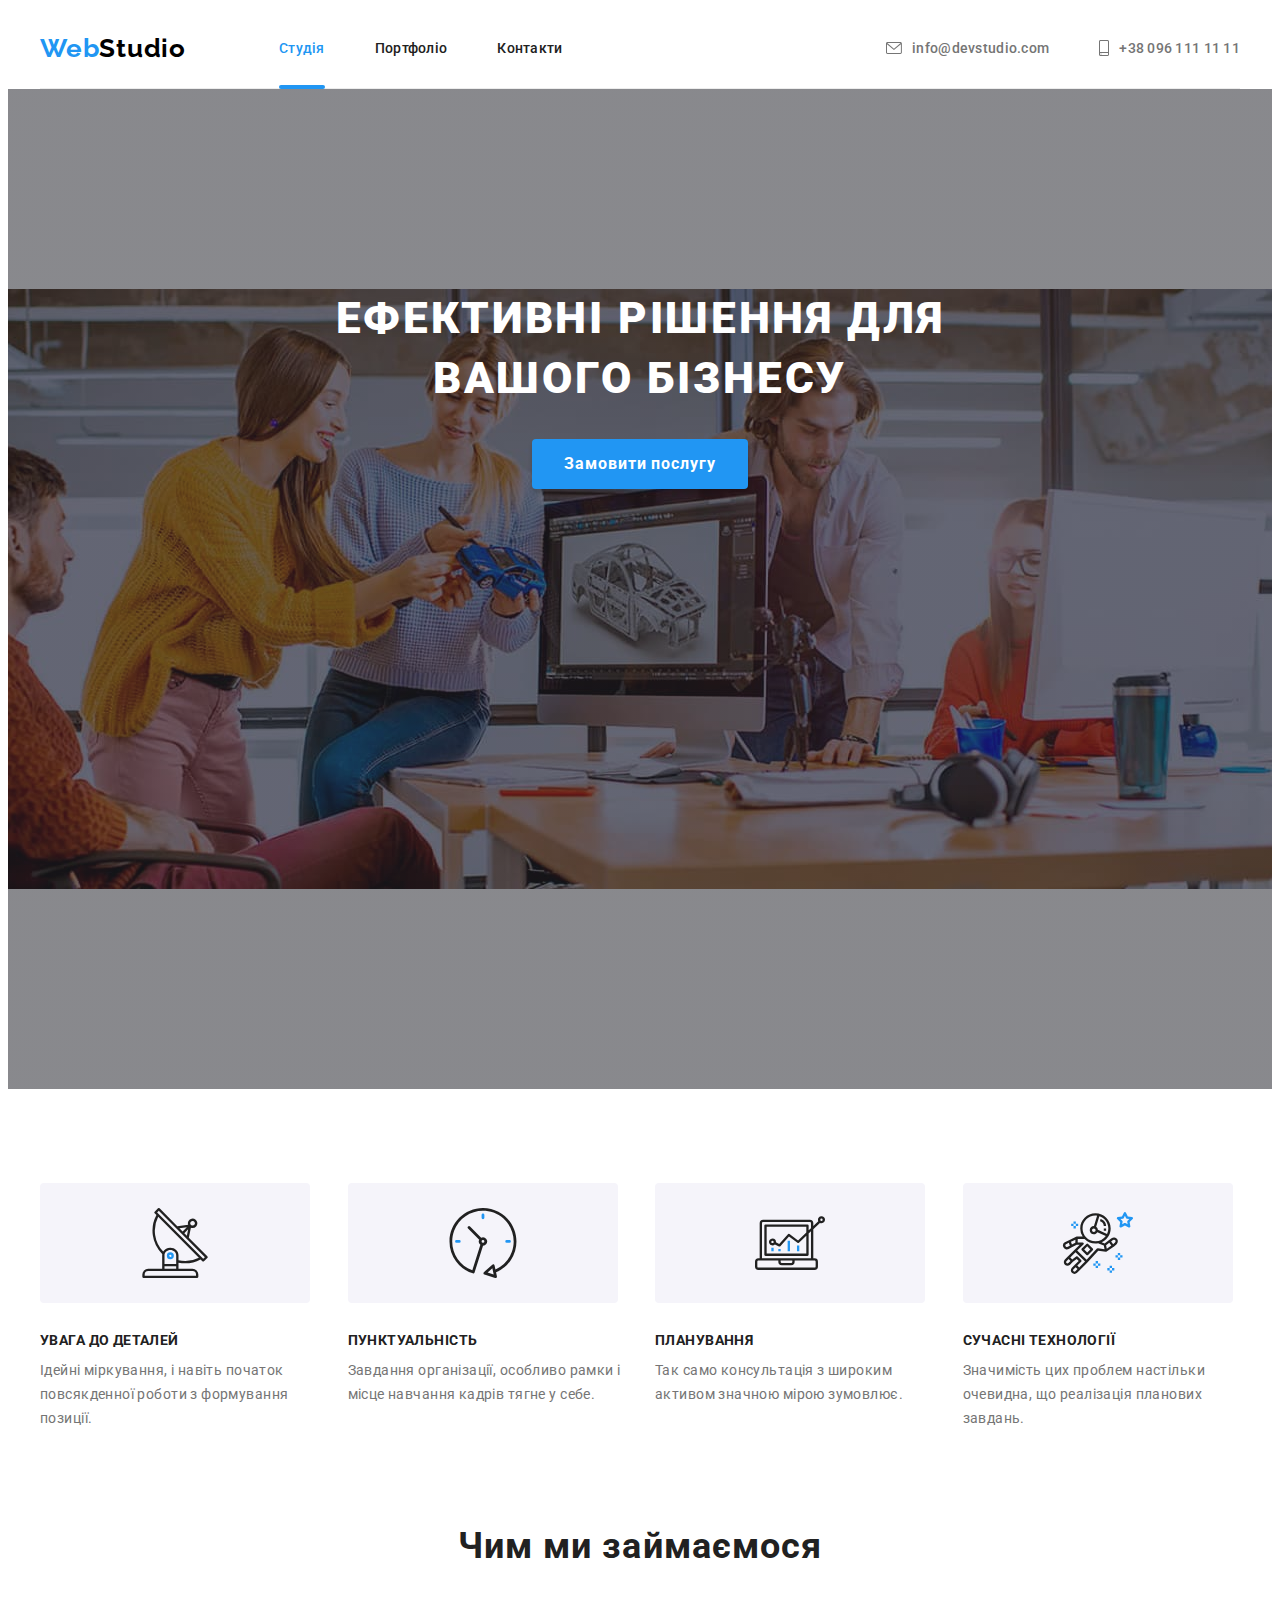
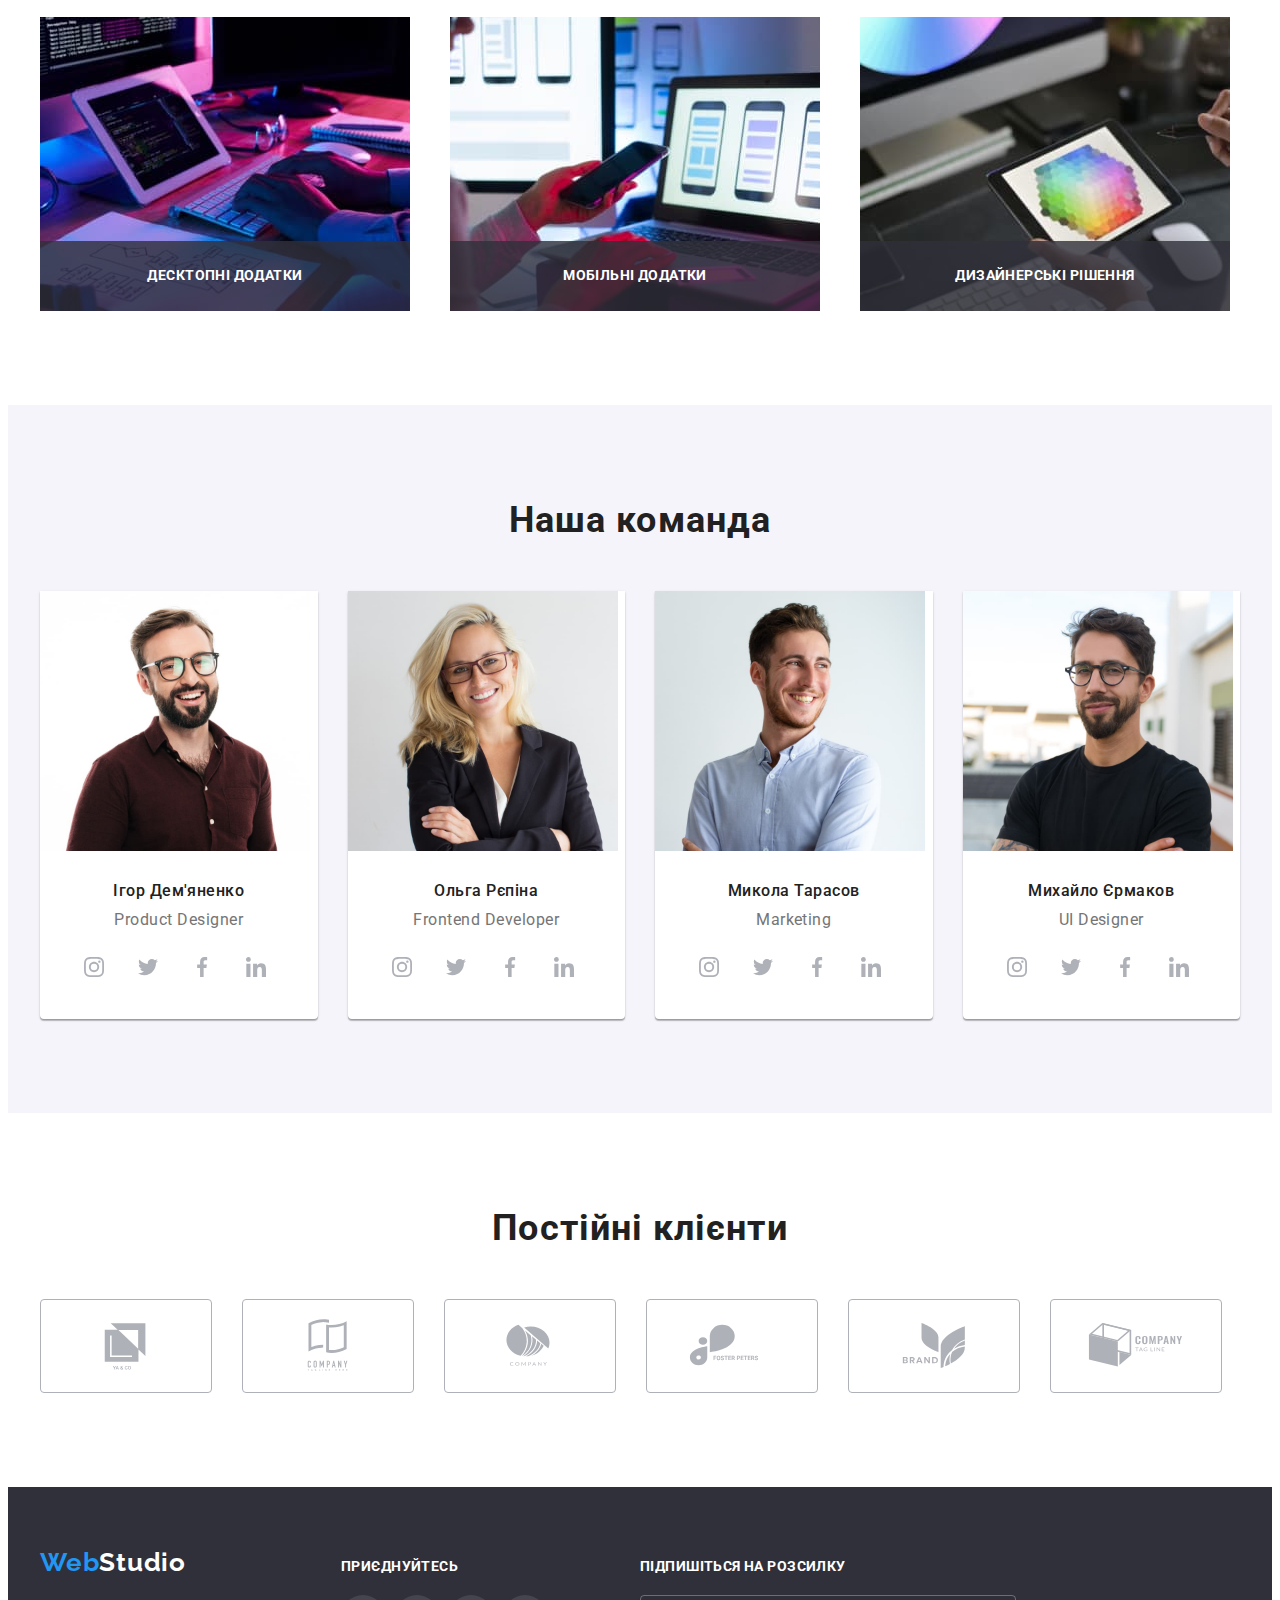
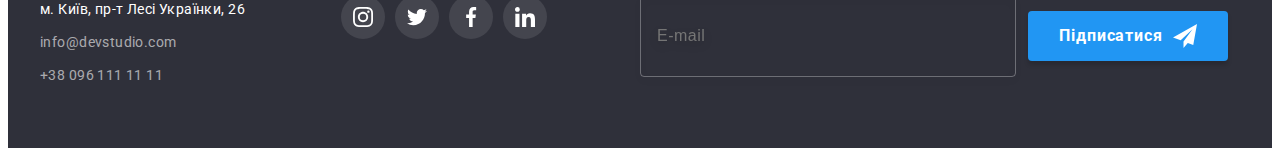
<file: index.html>
<!DOCTYPE html>
<html lang="uk">

<head>
  <meta charset="UTF-8" />
  <meta http-equiv="X-UA-Compatible" content="IE=edge" />
  <meta name="viewport" content="width=device-width, initial-scale=1.0" />
  <title>Студія</title>
  <link rel="preconnect" href="https://fonts.googleapis.com" />
  <link rel="preconnect" href="https://fonts.gstatic.com" crossorigin />
  <link href="https://fonts.googleapis.com/css2?family=Raleway:wght@700&family=Roboto:wght@400;500;700;900&display=swap"
    rel="stylesheet" />

  <link rel="stylesheet" href="https://cdnjs.cloudflare.com/ajax/libs/modern-normalize/1.1.0/modern-normalize.min.css"
    integrity="sha512-wpPYUAdjBVSE4KJnH1VR1HeZfpl1ub8YT/NKx4PuQ5NmX2tKuGu6U/JRp5y+Y8XG2tV+wKQpNHVUX03MfMFn9Q=="
    crossorigin="anonymous" referrerpolicy="no-referrer" />

  <link rel="stylesheet" href="./css/main.min.css" />
</head>

<body>
  <header class="page-header">
    <div class="container">
      <div class="page-header__wraper">
        <a class="logo logo--header" href="./index.html">
          Web<span class="logo__span logo__span--header">Studio</span>
        </a>
        <nav class="nav">
          <ul class="nav__list">
            <li class="nav__item">
              <a class="nav__link nav__link--active" href="./index.html">Студія</a>
            </li>
            <li class="nav__item">
              <a class="nav__link" href="./portfolio.html">Портфоліо</a>
            </li>
            <li class="nav__item">
              <a class="nav__link" href="">Контакти</a>
            </li>
          </ul>
        </nav>
        <ul class="page-header__list">
          <li class="page-header__item">
            <a class="page-header__link" href="email:info@devstudio.com">
              <svg class="page-header__icon" width="16" height="12">
                <use href="./images/icons.svg#icon-email-2"></use>
              </svg>
              info@devstudio.com</a>
          </li>
          <li class="page-header__item">
            <a class="page-header__link" href="tel:+38 096 111 11 11">
              <svg class="page-header__icon" width="10" height="16">
                <use href="./images/icons.svg#icon-smartphone"></use>
              </svg>
              +38 096 111 11 11</a>
          </li>
        </ul>
      </div>
    </div>
  </header>

  <main>
    <!-- Герой -->
    <section class="hero">
      <div class="hero__wraper">
        <div class="container">
          <h1 class="hero__title">Ефективні рішення для вашого бізнесу</h1>
          <button class="btn btn__hero" type="button" data-modal-open>Замовити послугу</button>
        </div>
      </div>
    </section>
    <!-- Переваги -->
    <section class="section">
      <div class="container">
        <h2 class="title visually-hidden">Особливості</h2>
        <ul class="advantages-list">
          <li class="advantages-list__item">
            <div class="advantages-list__icon">
              <svg whidth="70" height="70">
                <use href="./images/icons.svg#icon-antenna"></use>
              </svg>
            </div>
            <h3 class="advantages-list__subject">Увага до деталей</h3>
            <p class="advantages-list__text">
              Ідейні міркування, і навіть початок повсякденної роботи з
              формування позиції.
            </p>
          </li>
          <li class="advantages-list__item">
            <div class="advantages-list__icon">
              <svg whidth="70" height="70">
                <use href="./images/icons.svg#icon-clock"></use>
              </svg>
            </div>
            <h3 class="advantages-list__subject">Пунктуальність</h3>
            <p class="advantages-list__text">
              Завдання організації, особливо рамки і місце навчання кадрів
              тягне у себе.
            </p>
          </li>
          <li class="advantages-list__item">
            <div class="advantages-list__icon">
              <svg whidth="70" height="70">
                <use href="./images/icons.svg#icon-diagram"></use>
              </svg>
            </div>
            <h3 class="advantages-list__subject">Планування</h3>
            <p class="advantages-list__text">
              Так само консультація з широким активом значною мірою зумовлює.
            </p>
          </li>
          <li class="advantages-list__item">
            <div class="advantages-list__icon">
              <svg whidth="70" height="70">
                <use href="./images/icons.svg#icon-astronaut"></use>
              </svg>
            </div>
            <h3 class="advantages-list__subject">Сучасні технології</h3>
            <p class="advantages-list__text">
              Значимість цих проблем настільки очевидна, що реалізація
              планових завдань.
            </p>
          </li>
        </ul>
      </div>
    </section>
    <!-- Чим займаємося -->
    <section class="section to-do">
      <div class="container">
        <h2 class="title">Чим ми займаємося</h2>
        <ul class="to-do__list">
          <li class="to-do__item">
            <img class="to-do__img" src="./images/box1.jpg" alt="Десктопні додатки" width="370" height="294">
            <p class="to-do__remark">Десктопні додатки</p>
          </li>
          <li class="to-do__item">
            <img class="to-do__img" src="./images/box2.jpg" alt="Мобільні додатки" width="370" height="294">
            <p class="to-do__remark">Мобільні додатки</p>
          </li>
          <li class="to-do__item">
            <img class="to-do__img" src="./images/box3.jpg" alt="Дизайнерські рішення" width="370" height="294">
            <p class="to-do__remark">Дизайнерські рішення</p>
          </li>
        </ul>
      </div>
    </section>
    <!-- Наша команда -->
    <section class="section team">
      <div class="container">
        <h2 class="title">Наша команда</h2>
        <ul class="team__list">
          <li class="team__item">
            <img class="team__img" src="./images/demianenko.jpg" alt="Ігор Дем'яненко" width="270" height="260">
            <div class="team__wrap">
              <p class="team__name">Ігор Дем'яненко</p>
              <p class="team__profession" lang="en">Product Designer</p>
              <ul class="social__list">
                <li class="social__item">
                  <a class="social__link social__link--standart" href="">
                    <svg class="social__icon" width="20" height="20">
                      <use href="./images/icons.svg#icon-instagram"></use>
                    </svg>
                  </a>
                </li>
                <li class="social__item">
                  <a class="social__link social__link--standart" href="">
                    <svg class="social__icon" width="20" height="20">
                      <use href="./images/icons.svg#icon-twitter"></use>
                    </svg>
                  </a>
                </li>
                <li class="social__item">
                  <a class="social__link social__link--standart" href="">
                    <svg class="social__icon" width="20" height="20">
                      <use href="./images/icons.svg#icon-facebook"></use>
                    </svg>
                  </a>
                </li>
                <li class="social__item">
                  <a class="social__link social__link--standart" href="">
                    <svg class="social__icon" width="20" height="20">
                      <use href="./images/icons.svg#icon-linkedin"></use>
                    </svg>
                  </a>
                </li>
              </ul>
            </div>
          </li>
          <li class="team__item">
            <img class="team__img" src="./images/repina.jpg" alt="Ольга Рєпіна" width="270" height="260">
            <div class="team__wrap">
              <p class="team__name">Ольга Рєпіна</p>
              <p class="team__profession" lang="en">Frontend Developer</p>
              <ul class="social__list">
                <li class="social__item">
                  <a class="social__link social__link--standart" href="">
                    <svg class="social__icon" width="20" height="20">
                      <use href="./images/icons.svg#icon-instagram"></use>
                    </svg>
                  </a>
                </li>
                <li class="social__item">
                  <a class="social__link social__link--standart" href="">
                    <svg class="social__icon" width="20" height="20">
                      <use href="./images/icons.svg#icon-twitter"></use>
                    </svg>
                  </a>
                </li>
                <li class="social__item">
                  <a class="social__link social__link--standart" href="">
                    <svg class="social__icon" width="20" height="20">
                      <use href="./images/icons.svg#icon-facebook"></use>
                    </svg>
                  </a>
                </li>
                <li class="social__item">
                  <a class="social__link social__link--standart" href="">
                    <svg class="social__icon" width="20" height="20">
                      <use href="./images/icons.svg#icon-linkedin"></use>
                    </svg>
                  </a>
                </li>
              </ul>
            </div>
          </li>
          <li class="team__item">
            <img class="team__img" src="./images/tarasov.jpg" alt="Микола Тарасов" width="270" height="260">
            <div class="team__wrap">
              <p class="team__name">Микола Тарасов</p>
              <p class="team__profession" lang="en">Marketing</p>
              <ul class="social__list">
                <li class="social__item">
                  <a class="social__link social__link--standart" href="">
                    <svg class="social__icon" width="20" height="20">
                      <use href="./images/icons.svg#icon-instagram"></use>
                    </svg>
                  </a>
                </li>
                <li class="social__item">
                  <a class="social__link social__link--standart" href="">
                    <svg class="social__icon" width="20" height="20">
                      <use href="./images/icons.svg#icon-twitter"></use>
                    </svg>
                  </a>
                </li>
                <li class="social__item">
                  <a class="social__link social__link--standart" href="">
                    <svg class="social__icon" width="20" height="20">
                      <use href="./images/icons.svg#icon-facebook"></use>
                    </svg>
                  </a>
                </li>
                <li class="social__item">
                  <a class="social__link social__link--standart" href="">
                    <svg class="social__icon" width="20" height="20">
                      <use href="./images/icons.svg#icon-linkedin"></use>
                    </svg>
                  </a>
                </li>
              </ul>
            </div>
          </li>
          <li class="team__item">
            <img class="team__img" src="./images/ermakov.jpg" alt="Михайло Єрмаков" width="270" height="260">
            <div class="team__wrap">
              <p class="team__name">Михайло Єрмаков</p>
              <p class="team__profession" lang="en">UI Designer</p>
              <ul class="social__list">
                <li class="social__item">
                  <a class="social__link social__link--standart" href="">
                    <svg class="social__icon" width="20" height="20">
                      <use href="./images/icons.svg#icon-instagram"></use>
                    </svg>
                  </a>
                </li>
                <li class="social__item">
                  <a class="social__link social__link--standart" href="">
                    <svg class="social__icon" width="20" height="20">
                      <use href="./images/icons.svg#icon-twitter"></use>
                    </svg>
                  </a>
                </li>
                <li class="social__item">
                  <a class="social__link social__link--standart" href="">
                    <svg class="social__icon" width="20" height="20">
                      <use href="./images/icons.svg#icon-facebook"></use>
                    </svg>
                  </a>
                </li>
                <li class="social__item">
                  <a class="social__link social__link--standart" href="">
                    <svg class="social__icon" width="20" height="20">
                      <use href="./images/icons.svg#icon-linkedin"></use>
                    </svg>
                  </a>
                </li>
              </ul>
            </div>
          </li>
        </ul>
      </div>
    </section>
    <!-- Проекти -->
    <section class="section">
      <div class="container">
        <h2 class="title">Постійні клієнти</h2>
        <ul class="clients__list">
          <li class="clients__item">
            <a class="clients__link" href="">
              <svg class="clients__icon" width="106" height="60">
                <use href="./images/icons.svg#icon-cmp1"></use>
              </svg>
            </a>
          </li>
          <li class="clients__item">
            <a class="clients__link" href="">
              <svg class="clients__icon" width="106" height="60">
                <use href="./images/icons.svg#icon-cmp2"></use>
              </svg>
            </a>
          </li>
          <li class="clients__item">
            <a class="clients__link" href="">
              <svg class="clients__icon" width="106" height="60">
                <use href="./images/icons.svg#icon-cmp3"></use>
              </svg>
            </a>
          </li>
          <li class="clients__item">
            <a class="clients__link" href="">
              <svg class="clients__icon" width="106" height="60">
                <use href="./images/icons.svg#icon-cmp4"></use>
              </svg>
            </a>
          </li>
          <li class="clients__item">
            <a class="clients__link" href="">
              <svg class="clients__icon" width="106" height="60">
                <use href="./images/icons.svg#icon-cmp5"></use>
              </svg>
            </a>
          </li>
          <li class="clients__item">
            <a class="clients__link" href="">
              <svg class="clients__icon" width="106" height="60">
                <use href="./images/icons.svg#icon-cmp6"></use>
              </svg>
            </a>
          </li>
        </ul>
      </div>
    </section>
  </main>

  <footer class="page-footer">
    <div class="container">
      <div class="page-footer__wraper">
        <div class="page-footer__info">
          <a class="logo logo--footer" href="./index.html">
            Web<span class="logo__span logo__span--footer">Studio</span>
          </a>
          <address class="address">
            <p class="address__text">м. Київ, пр-т Лесі Українки, 26</p>
            <ul class="address__list">
              <li class="address__item">
                <a class="address__link" href="email:info@devstudio.com">info@devstudio.com</a>
              </li>
              <li class="address__item">
                <a class="address__link" href="tel:+38 096 111 11 11">+38 096 111 11 11</a>
              </li>
            </ul>
          </address>
        </div>
        <div class="page-footer__join">
          <p class="join__title">Приєднуйтесь</p>
          <ul class="social__list">
            <li class="social__item">
              <a class="social__link social__link--footer" href="">
                <svg class="social__icon" width="20" height="20">
                  <use href="./images/icons.svg#icon-instagram"></use>
                </svg>
              </a>
            </li>
            <li class="social__item">
              <a class="social__link social__link--footer" href="">
                <svg class="social__icon" width="20" height="20">
                  <use href="./images/icons.svg#icon-twitter"></use>
                </svg>
              </a>
            </li>
            <li class="social__item">
              <a class="social__link social__link--footer" href="">
                <svg class="social__icon" width="20" height="20">
                  <use href="./images/icons.svg#icon-facebook"></use>
                </svg>
              </a>
            </li>
            <li class="social__item">
              <a class="social__link social__link--footer" href="">
                <svg class="social__icon" width="20" height="20">
                  <use href="./images/icons.svg#icon-linkedin"></use>
                </svg>
              </a>
            </li>
          </ul>
        </div>
        <div class="page-footer__subscribe">
          <p class="subscribe__title">Підпишіться на розсилку</p>
          <form class="subscribe__form">
            <div class="subscribe__box">
              <input class="subscribe__email" type="email" name="subscribe-email" placeholder="E-mail" />
              <button class="btn" type="submit">
                Підписатися
                <svg class="subscribe__icon" width="24" height="24">
                  <use href="./images/icons.svg#icon-send"></use>
                </svg>
              </button>
            </div>
          </form>
        </div>
      </div>
    </div>
  </footer>
  <div class="backdrop backdrop--is-hidden" data-modal>
    <div class="modal">
      <button class="modal__close" type="button" data-modal-close>
        <svg class="modal__icon-close" width="18" height="18">
          <use href="./images/icons.svg#icon-close-black"></use>
        </svg>
      </button>
      <p class="modal__title">Залиште свої дані, ми вам передзвонимо</p>
      <form action="" class="modal__form">
        <div class="modal__box">
          <label class="modal__label">
            <span class="modal__caption">Ім'я</span>
            <span class="modal__wraper">
              <input class="modal__input" type="text" name="name" />
              <svg class="modal__icon-input" width="18" height="18">
                <use href="./images/icons.svg#icon-person"></use>
              </svg>
            </span>
          </label>
          <label class="modal__label">
            <span class="modal__caption">Телефон</span>
            <span class="modal__wraper">
              <input class="modal__input" type="tel" name="phone" />
              <svg class="modal__icon-input" width="18" height="18">
                <use href="./images/icons.svg#icon-phone"></use>
              </svg>
            </span>
          </label>
          <label class="modal__label">
            <span class="modal__caption">Пошта</span>
            <span class="modal__wraper">
              <input class="modal__input" type="email" name="email" />
              <svg class="modal__icon-input" width="18" height="18">
                <use href="./images/icons.svg#icon-email"></use>
              </svg>
            </span>
          </label>
          <label class="modal__label modal__label--last">
            <span class="modal__caption">Коментар</span>
            <textarea class="modal__textarea" name="notes" placeholder="Введіть текст"></textarea>
          </label>
          <label class="modal__label-checkbox">
            <input class="modal__checkbox" type="checkbox" name="confirm" />
            <span class="modal__icon-wraper">
              <svg class="modal__icon-checkbox" width="16" height="15">
                <use href="./images/icons.svg#icon-check"></use>
              </svg>
            </span>
            <span class="modal__title-checkbox">
              Погоджуюся з розсилкою та приймаю
              <a href="" class="modal__link-checkbox">&nbsp;Умови договору</a>
            </span>
          </label>
          <button class="btn" type="submit">Відправити</button>
        </div>
      </form>
    </div>
  </div>
  <script src="./js/modal.js"></script>
</body>

</html>
</file>
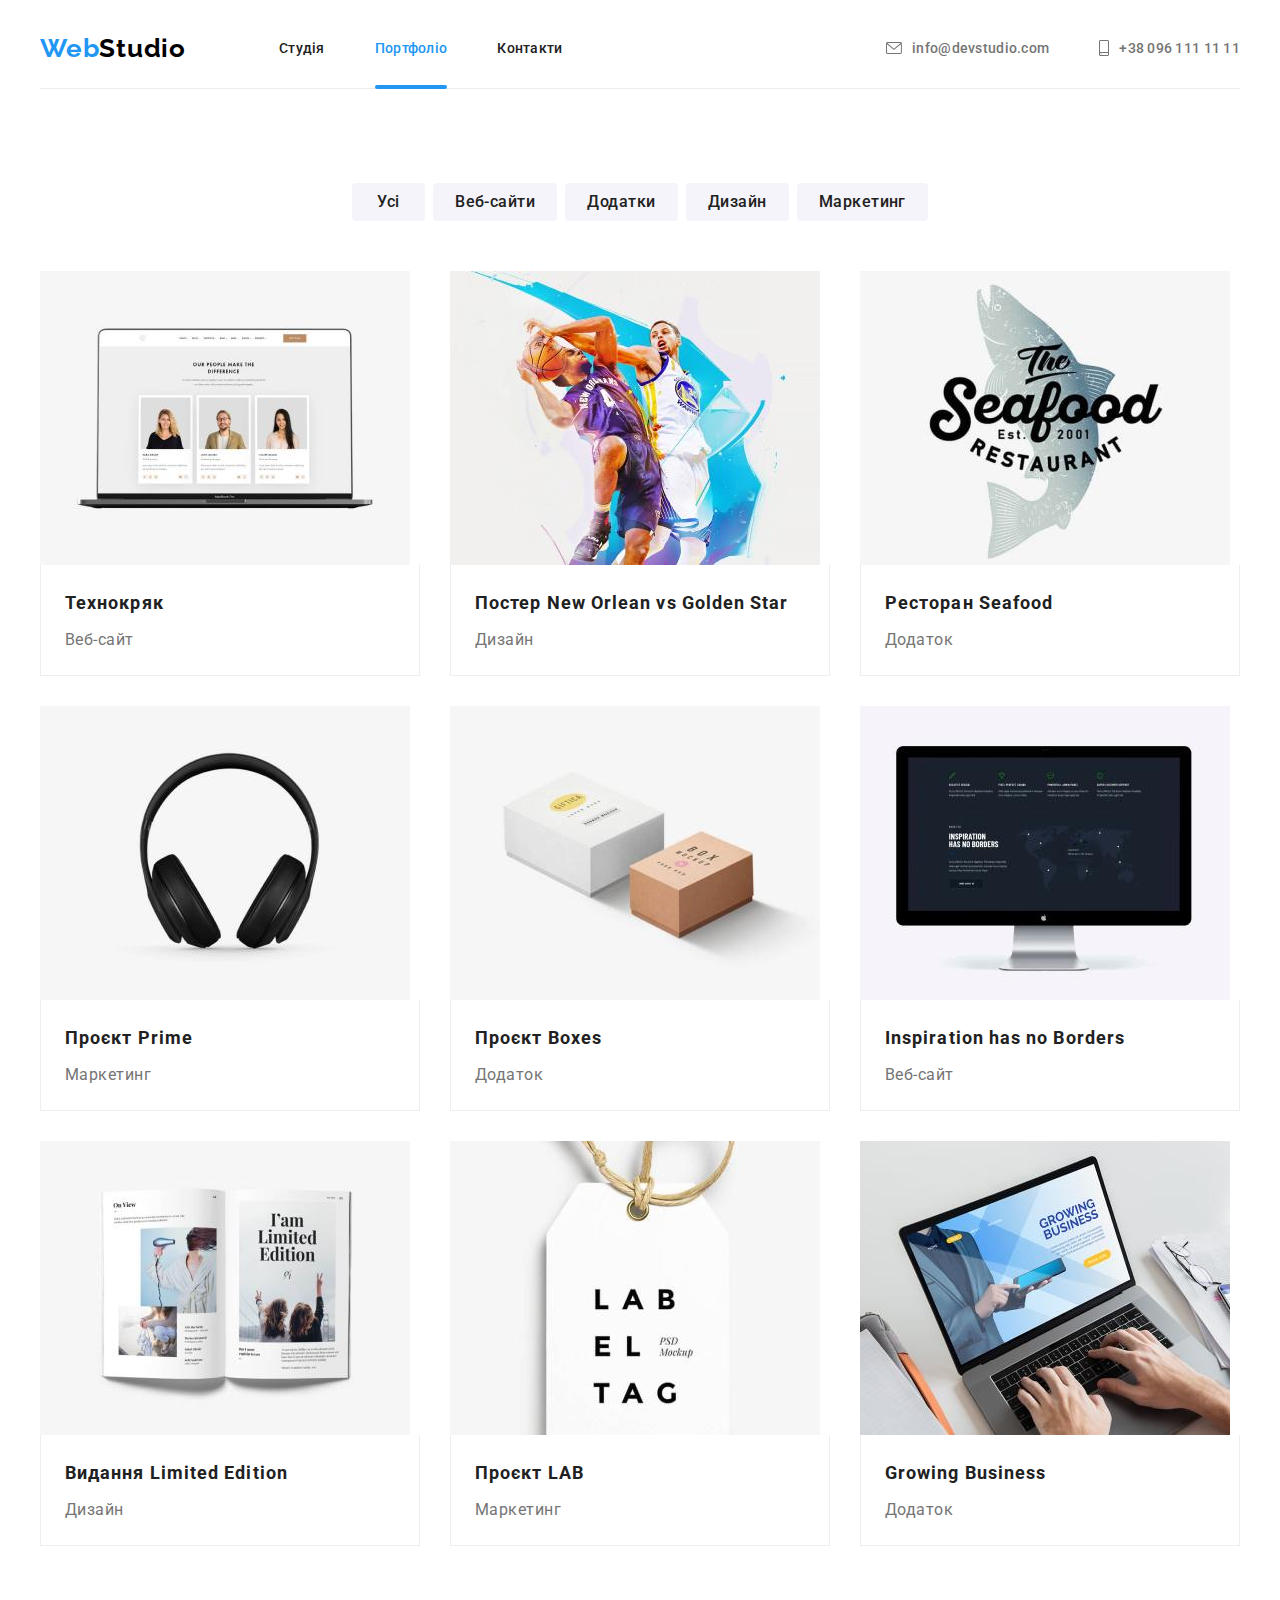
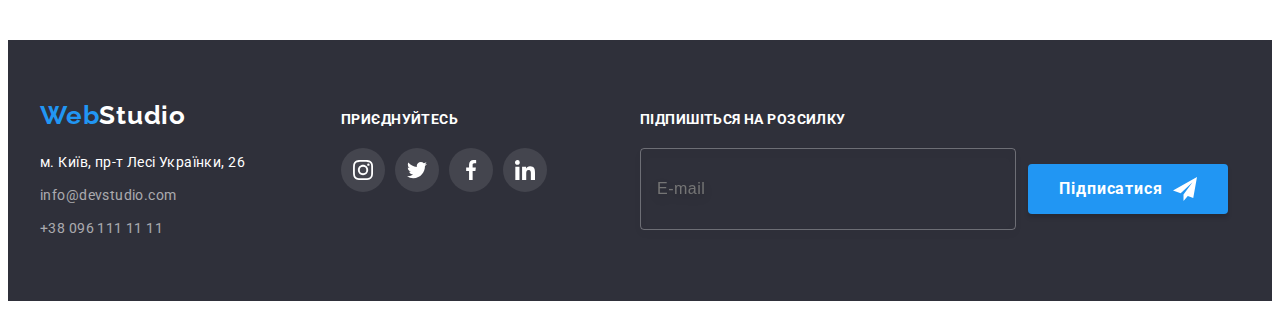
<file: portfolio.html>
<!DOCTYPE html>
<html lang="en">

<head>
  <meta charset="UTF-8" />
  <meta http-equiv="X-UA-Compatible" content="IE=edge" />
  <meta name="viewport" content="width=device-width, initial-scale=1.0" />
  <title>Портфоліо</title>
  <link rel="preconnect" href="https://fonts.googleapis.com" />
  <link rel="preconnect" href="https://fonts.gstatic.com" crossorigin />
  <link href="https://fonts.googleapis.com/css2?family=Raleway:wght@700&family=Roboto:wght@400;500;700;900&display=swap"
    rel="stylesheet" />

  <link rel="stylesheet" href="https://cdnjs.cloudflare.com/ajax/libs/modern-normalize/1.1.0/modern-normalize.min.css"
    integrity="sha512-wpPYUAdjBVSE4KJnH1VR1HeZfpl1ub8YT/NKx4PuQ5NmX2tKuGu6U/JRp5y+Y8XG2tV+wKQpNHVUX03MfMFn9Q=="
    crossorigin="anonymous" referrerpolicy="no-referrer" />

  <link rel="stylesheet" href="./css/main.min.css" />
</head>

<body>
  <header class="page-header">
    <div class="container">
      <div class="page-header__wraper">
        <a class="logo logo--header" href="./index.html">
          Web<span class="logo__span logo__span--header">Studio</span>
        </a>
        <nav class="nav">
          <ul class="nav__list">
            <li class="nav__item">
              <a class="nav__link" href="./index.html">Студія</a>
            </li>
            <li class="nav__item">
              <a class="nav__link nav__link--active" href="./portfolio.html">Портфоліо</a>
            </li>
            <li class="nav__item">
              <a class="nav__link" href="">Контакти</a>
            </li>
          </ul>
        </nav>
        <ul class="page-header__list">
          <li class="page-header__item">
            <a class="page-header__link" href="email:info@devstudio.com">
              <svg class="page-header__icon" width="16" height="12">
                <use href="./images/icons.svg#icon-email-2"></use>
              </svg>
              info@devstudio.com</a>
          </li>
          <li class="page-header__item">
            <a class="page-header__link" href="tel:+38 096 111 11 11">
              <svg class="page-header__icon" width="10" height="16">
                <use href="./images/icons.svg#icon-smartphone"></use>
              </svg>
              +38 096 111 11 11</a>
          </li>
        </ul>
      </div>
    </div>
  </header>

  <main>
    <section class="section">
      <div class="container">
        <h1 class="portfolio__title visually-hidden">Портфоліо робіт</h1>
        <h2 class="title visually-hidden">Фільтри виконаних робіт</h2>
        <ul class="filter__list filter__list--portfolio">
          <li class="filter__item">
            <button class="btn btn__portfolio" type="submit">Усі</button>
          </li>
          <li class="filter__item">
            <button class="btn btn__portfolio" type="submit">Веб-сайти</button>
          </li>
          <li class="filter__item">
            <button class="btn btn__portfolio" type="submit">Додатки</button>
          </li>
          <li class="filter__item">
            <button class="btn btn__portfolio" type="submit">Дизайн</button>
          </li>
          <li class="filter__item">
            <button class="btn btn__portfolio" type="submit">Маркетинг</button>
          </li>
        </ul>
        <ul class="portfolio__list">
          <li class="portfolio__item">
            <a class="portfolio__link" href="">
              <div class="portfolio__thumb">
                <img class="portfolio__img" src="./images/pf-tech.jpg" alt="Сайт вакансій" width="370" height="294">
                <div class="portfolio__overlay">
                  <p class="portfolio__text">
                    Ресурс пропонує комплексні пропозиції з різним рівнем
                    функціоналу та сервісів. Все це дозволить відвідувачу
                    отримати вичерпні відомості про компанію чи приватну
                    особу.
                  </p>
                </div>
              </div>
              <div class="portfolio__box">
                <h3 class="portfolio__caption">Технокряк</h3>
                <p class="portfolio__type">Веб-сайт</p>
              </div>
            </a>
          </li>
          <li class="portfolio__item">
            <a class="portfolio__link" href="">
              <div class="portfolio__thumb">
                <img class="portfolio__img" src="./images/pf-orlean.jpg" alt="Постер з зірками баскетболу" width="370"
                  height="294" />
                <div class="portfolio__overlay">
                  <p class="portfolio__text">
                    Ресурс пропонує комплексні пропозиції з різним рівнем
                    функціоналу та сервісів. Все це дозволить відвідувачу
                    отримати вичерпні відомості про компанію чи приватну
                    особу.
                  </p>
                </div>
              </div>
              <div class="portfolio__box">
                <h3 class="portfolio__caption">Постер <span lang="en">New Orlean vs Golden Star</span></h3>
                <p class="portfolio__type">Дизайн</p>
              </div>
            </a>
          </li>
          <li class="portfolio__item">
            <a class="portfolio__link" href="">
              <div class="portfolio__thumb">
                <img class="portfolio__img" src="./images/pf-seafood.jpg" alt="Реклама ресторану морепродуктів"
                  width="370" height="294" />
                <div class="portfolio__overlay">
                  <p class="portfolio__text">
                    Ресурс пропонує комплексні пропозиції з різним рівнем
                    функціоналу та сервісів. Все це дозволить відвідувачу
                    отримати вичерпні відомості про компанію чи приватну
                    особу.
                  </p>
                </div>
              </div>
              <div class="portfolio__box">
                <h3 class="portfolio__caption">Ресторан <span lang="en">Seafood</span></h3>
                <p class="portfolio__type">Додаток</p>
              </div>
            </a>
          </li>
          <li class="portfolio__item">
            <a class="portfolio__link" href="">
              <div class="portfolio__thumb">
                <img class="portfolio__img" src="./images/pf-prime.jpg" alt="Наушники" width="370" height="294" />
                <div class="portfolio__overlay">
                  <p class="portfolio__text">
                    Ресурс пропонує комплексні пропозиції з різним рівнем
                    функціоналу та сервісів. Все це дозволить відвідувачу
                    отримати вичерпні відомості про компанію чи приватну
                    особу.
                  </p>
                </div>
              </div>
              <div class="portfolio__box">
                <h3 class="portfolio__caption">Проєкт <span lang="en">Prime</span></h3>
                <p class="portfolio__type">Маркетинг</p>
              </div>
            </a>
          </li>
          <li class="portfolio__item">
            <a class="portfolio__link" href="">
              <div class="portfolio__thumb">
                <img class="portfolio__img" src="./images/pf-boxes.jpg" alt="Паперові коробки" width="370"
                  height="294" />
                <div class="portfolio__overlay">
                  <p class="portfolio__text">
                    Ресурс пропонує комплексні пропозиції з різним рівнем
                    функціоналу та сервісів. Все це дозволить відвідувачу
                    отримати вичерпні відомості про компанію чи приватну
                    особу.
                  </p>
                </div>
              </div>
              <div class="portfolio__box">
                <h3 class="portfolio__caption">Проєкт <span lang="en">Boxes</span></h3>
                <p class="portfolio__type">Додаток</p>
              </div>
            </a>
          </li>
          <li class="portfolio__item">
            <a class="portfolio__link" href="">
              <div class="portfolio__thumb">
                <img class="portfolio__img" src="./images/pf-borders.jpg" alt="Сайт з мапою та маркерами на ній"
                  width="370" height="294" />
                <div class="portfolio__overlay">
                  <p class="portfolio__text">
                    Ресурс пропонує комплексні пропозиції з різним рівнем
                    функціоналу та сервісів. Все це дозволить відвідувачу
                    отримати вичерпні відомості про компанію чи приватну
                    особу.
                  </p>
                </div>
              </div>
              <div class="portfolio__box">
                <h3 class="portfolio__caption" lang="en">
                  Inspiration has no Borders</h3>
                <p class="portfolio__type">Веб-сайт</p>
              </div>
            </a>
          </li>
          <li class="portfolio__item">
            <a class="portfolio__link" href="">
              <div class="portfolio__thumb">
                <img class="portfolio__img" src="./images/pf-limited.jpg" alt="Видання Лімітетд Едішн" width="370"
                  height="294" />
                <div class="portfolio__overlay">
                  <p class="portfolio__text">
                    Ресурс пропонує комплексні пропозиції з різним рівнем
                    функціоналу та сервісів. Все це дозволить відвідувачу
                    отримати вичерпні відомості про компанію чи приватну
                    особу.
                  </p>
                </div>
              </div>
              <div class="portfolio__box">
                <h3 class="portfolio__caption">
                  Видання <span lang="en">Limited Edition</span></h3>
                <p class="portfolio__type">Дизайн</p>
              </div>
            </a>
          </li>
          <li class="portfolio__item">
            <a class="portfolio__link" href="">
              <div class="portfolio__thumb">
                <img class="portfolio__img" src="./images/pf-lab.jpg" alt="Бірка з написом ЛАБ ЕЛ ТАГ" width="370"
                  height="294" />
                <div class="portfolio__overlay">
                  <p class="portfolio__text">
                    Ресурс пропонує комплексні пропозиції з різним рівнем
                    функціоналу та сервісів. Все це дозволить відвідувачу
                    отримати вичерпні відомості про компанію чи приватну
                    особу.
                  </p>
                </div>
              </div>
              <div class="portfolio__box">
                <h3 class="portfolio__caption">Проєкт <span lang="en">LAB</span></h3>
                <p class="portfolio__type">Маркетинг</p>
              </div>
            </a>
          </li>
          <li class="portfolio__item">
            <a class="portfolio__link" href="">
              <div class="portfolio__thumb">
                <img class="portfolio__img" src="./images/pf-buisness.jpg" alt="Реклама додатку Гровінг Бізнес"
                  width="370" height="294" />
                <div class="portfolio__overlay">
                  <p class="portfolio__text">
                    Ресурс пропонує комплексні пропозиції з різним рівнем
                    функціоналу та сервісів. Все це дозволить відвідувачу
                    отримати вичерпні відомості про компанію чи приватну
                    особу.
                  </p>
                </div>
              </div>
              <div class="portfolio__box">
                <h3 class="portfolio__caption" lang="en">Growing Business</span></h3>
                <p class="portfolio__type">Додаток</p>
              </div>
            </a>
          </li>
        </ul>
      </div>
    </section>
  </main>

  <footer class="page-footer">
    <div class="container">
      <div class="page-footer__wraper">
        <div class="page-footer__info">
          <a class="logo logo--footer" href="./index.html">
            Web<span class="logo__span logo__span--footer">Studio</span>
          </a>
          <address class="address">
            <p class="address__text">м. Київ, пр-т Лесі Українки, 26</p>
            <ul class="address__list">
              <li class="address__item">
                <a class="address__link" href="email:info@devstudio.com">info@devstudio.com</a>
              </li>
              <li class="address__item">
                <a class="address__link" href="tel:+38 096 111 11 11">+38 096 111 11 11</a>
              </li>
            </ul>
          </address>
        </div>
        <div class="page-footer__join">
          <p class="join__title">Приєднуйтесь</p>
          <ul class="social__list">
            <li class="social__item">
              <a class="social__link social__link--footer" href="">
                <svg class="social__icon" width="20" height="20">
                  <use href="./images/icons.svg#icon-instagram"></use>
                </svg>
              </a>
            </li>
            <li class="social__item">
              <a class="social__link social__link--footer" href="">
                <svg class="social__icon" width="20" height="20">
                  <use href="./images/icons.svg#icon-twitter"></use>
                </svg>
              </a>
            </li>
            <li class="social__item">
              <a class="social__link social__link--footer" href="">
                <svg class="social__icon" width="20" height="20">
                  <use href="./images/icons.svg#icon-facebook"></use>
                </svg>
              </a>
            </li>
            <li class="social__item">
              <a class="social__link social__link--footer" href="">
                <svg class="social__icon" width="20" height="20">
                  <use href="./images/icons.svg#icon-linkedin"></use>
                </svg>
              </a>
            </li>
          </ul>
        </div>
        <div class="page-footer__subscribe">
          <p class="subscribe__title">Підпишіться на розсилку</p>
          <form class="subscribe__form">
            <div class="subscribe__box">
              <input class="subscribe__email" type="email" name="subscribe-email" placeholder="E-mail" />
              <button class="btn" type="submit">
                Підписатися
                <svg class="subscribe__icon" width="24" height="24">
                  <use href="./images/icons.svg#icon-send"></use>
                </svg>
              </button>
            </div>
          </form>
        </div>
      </div>
    </div>
  </footer>
</body>

</html>
</file>
<file: css/main.min.css>
ul{list-style:none}li{display:block}a{display:block;font-family:inherit;text-decoration:none}h1,h2,h3,h4,h5,h6,ul,a,p{padding:0;margin:0}img{display:block;max-width:100%;height:auto}.visually-hidden{position:absolute;width:1px;height:1px;margin:-1px;border:0;padding:0;white-space:nowrap;-webkit-clip-path:inset(100%);clip-path:inset(100%);clip:rect(0 0 0 0);overflow:hidden}body{font-family:"Roboto",sans-serif;font-size:14px;color:var(--text-color);background-color:var(--background-color)}.section{padding-top:94px;padding-bottom:94px}.container{width:1200px;padding-left:15px;padding-right:15px;margin-left:auto;margin-right:auto}.title{margin-bottom:50px;font-weight:700;font-size:36px;line-height:1.167;text-align:center;letter-spacing:.03em;color:#212121}.btn{display:-webkit-box;display:-ms-flexbox;display:flex;-webkit-box-align:center;-ms-flex-align:center;align-items:center;-webkit-box-pack:center;-ms-flex-pack:center;justify-content:center;margin:0 auto;padding:10px 22px;min-width:200px;height:50px;font-family:"Roboto",sans-serif;font-weight:700;font-size:16px;line-height:1.88;letter-spacing:.06em;color:#fff;background-color:#2196f3;border:none;border-radius:4px;-webkit-box-shadow:0px 4px 4px rgba(0,0,0,.15);box-shadow:0px 4px 4px rgba(0,0,0,.15);cursor:pointer;-webkit-transition-property:color,background-color,-webkit-box-shadow;transition-property:color,background-color,-webkit-box-shadow;transition-property:color,background-color,box-shadow;transition-property:color,background-color,box-shadow,-webkit-box-shadow;-webkit-transition-duration:250ms;transition-duration:250ms;-webkit-transition-timing-function:cubic-bezier(0.4, 0, 0.2, 1);transition-timing-function:cubic-bezier(0.4, 0, 0.2, 1)}.btn:hover,.btn:focus{background-color:#188ce8;-webkit-box-shadow:0px 4px 4px rgba(0,0,0,.15);box-shadow:0px 4px 4px rgba(0,0,0,.15)}.btn__hero{min-width:216px}.btn__portfolio{min-width:73px;height:38px;font-weight:500;line-height:1.62;letter-spacing:.03em;color:#212121;background-color:#f5f4fa;-webkit-box-shadow:none;box-shadow:none}.btn__portfolio:hover,.btn__portfolio:focus{background-color:#2196f3;color:#fff;-webkit-box-shadow:0px 3px 1px rgba(0,0,0,.1),0px 1px 2px rgba(0,0,0,.08),0px 2px 2px rgba(0,0,0,.12);box-shadow:0px 3px 1px rgba(0,0,0,.1),0px 1px 2px rgba(0,0,0,.08),0px 2px 2px rgba(0,0,0,.12)}.page-header__wraper{display:-webkit-box;display:-ms-flexbox;display:flex;-webkit-box-align:center;-ms-flex-align:center;align-items:center;border-bottom:1px solid #ececec}.nav__list{display:-webkit-box;display:-ms-flexbox;display:flex}.nav__item+.nav__item{margin-left:50px}.page-header__link,.nav__link{font-weight:500;line-height:1.1428571429;letter-spacing:.02em}.nav__link{padding:32px 0;color:#212121;-webkit-transition:color 250ms cubic-bezier(0.4, 0, 0.2, 1);transition:color 250ms cubic-bezier(0.4, 0, 0.2, 1)}.nav__link:hover,.nav__link:focus{color:#2196f3}.nav__link--active{position:relative;color:#2196f3}.nav__link--active::after{content:"";position:absolute;left:0;bottom:0;-webkit-transform:translateY(1px);transform:translateY(1px);width:100%;height:4px;border:2px;border-radius:2px;background-color:#2196f3}.nav__link--active:hover,.nav__link--active:focus{color:#212121}.page-header__list{display:-webkit-box;display:-ms-flexbox;display:flex;-webkit-box-align:center;-ms-flex-align:center;align-items:center;margin-left:auto}.page-header__item+.page-header__item{margin-left:50px}.page-header__link{display:-webkit-box;display:-ms-flexbox;display:flex;-webkit-box-align:center;-ms-flex-align:center;align-items:center;padding:32px 0;color:#757575;-webkit-transition:color 250ms cubic-bezier(0.4, 0, 0.2, 1);transition:color 250ms cubic-bezier(0.4, 0, 0.2, 1)}.page-header__link:hover,.page-header__link:focus{color:#2196f3}.page-header__icon{margin-right:10px;fill:currentColor}.logo{font-family:"Raleway",sans-serif;font-weight:700;font-size:26px;line-height:1.1923076923;letter-spacing:.03em;color:#2196f3}.logo--header{margin-right:93px}.logo--footer{margin-bottom:20px}.logo__span--header{color:#000}.logo__span--footer{color:#fff}.hero{background-color:#c4c4c4}.hero__wraper{max-width:1600px;height:600px;margin:0 auto;padding-top:200px;padding-bottom:200px;background-image:-webkit-gradient(linear, left top, left bottom, from(rgba(47, 48, 58, 0.4)), to(rgba(47, 48, 58, 0.4))),url(../images/hero.jpg);background-image:linear-gradient(to bottom, rgba(47, 48, 58, 0.4), rgba(47, 48, 58, 0.4)),url(../images/hero.jpg);background-repeat:no-repeat;background-position:center}.hero__title{max-width:696px;margin:0 auto 30px auto;font-weight:900;font-size:44px;line-height:1.36;text-align:center;letter-spacing:.06em;text-transform:uppercase;color:#fff}.advantages-list{display:-webkit-box;display:-ms-flexbox;display:flex;gap:30px}.advantages-list__item{width:calc((100% - 90px)/4)}.advantages-list__icon{display:-webkit-box;display:-ms-flexbox;display:flex;-webkit-box-align:center;-ms-flex-align:center;align-items:center;-webkit-box-pack:center;-ms-flex-pack:center;justify-content:center;width:270px;height:120px;margin-bottom:30px;background-color:#f5f4fa;border-radius:4px}.advantages-list__subject{margin-bottom:10px;font-weight:700;font-size:14px;line-height:1.14;letter-spacing:.03em;text-transform:uppercase;color:#212121}.advantages-list__text{line-height:1.71;letter-spacing:.03em;color:#757575}.to-do.section{padding-top:0}.to-do__list{display:-webkit-box;display:-ms-flexbox;display:flex;gap:30px}.to-do__item{position:relative;width:calc((100% - 60px)/3)}.to-do__remark{position:absolute;left:0;bottom:0;display:-webkit-box;display:-ms-flexbox;display:flex;-webkit-box-align:center;-ms-flex-align:center;align-items:center;-webkit-box-pack:center;-ms-flex-pack:center;justify-content:center;width:370px;height:70px;font-weight:700;font-size:14px;line-height:1.14;letter-spacing:.03em;text-transform:uppercase;color:#fff;background-color:rgba(47,48,58,.8)}.team{background-color:#f5f4fa}.team__list{display:-webkit-box;display:-ms-flexbox;display:flex;gap:30px}.team__item{width:calc((100% - 90px)/4);background-color:#fff;-webkit-box-shadow:0px 1px 3px rgba(0,0,0,.12),0px 1px 1px rgba(0,0,0,.14),0px 2px 1px rgba(0,0,0,.2);box-shadow:0px 1px 3px rgba(0,0,0,.12),0px 1px 1px rgba(0,0,0,.14),0px 2px 1px rgba(0,0,0,.2);border-radius:0px 0px 4px 4px}.team__wrap{padding:30px 32px}.team__name{margin-bottom:10px;font-weight:500;font-size:16px;line-height:1.19;text-align:center;letter-spacing:.03em;color:#212121}.team__profession{margin-bottom:16px;font-size:16px;line-height:1.19;text-align:center;letter-spacing:.03em;color:#757575}.social__list{display:-webkit-box;display:-ms-flexbox;display:flex;gap:10px}.social__link{display:-webkit-box;display:-ms-flexbox;display:flex;-webkit-box-pack:center;-ms-flex-pack:center;justify-content:center;-webkit-box-align:center;-ms-flex-align:center;align-items:center;width:44px;height:44px;border-radius:50%;-webkit-transition:color 250ms cubic-bezier(0.4, 0, 0.2, 1),background-color 250ms cubic-bezier(0.4, 0, 0.2, 1);transition:color 250ms cubic-bezier(0.4, 0, 0.2, 1),background-color 250ms cubic-bezier(0.4, 0, 0.2, 1)}.social__link--standart{color:#afb1b8;background-color:#fff}.social__link--footer{color:#fff;background-color:rgba(255,255,255,.1)}.social__link:hover,.social__link:focus{color:#fff;background-color:#2196f3}.social__icon{fill:currentColor}.clients__list{display:-webkit-box;display:-ms-flexbox;display:flex;gap:30px}.clients__link{display:-webkit-box;display:-ms-flexbox;display:flex;-webkit-box-align:center;-ms-flex-align:center;align-items:center;-webkit-box-pack:center;-ms-flex-pack:center;justify-content:center;width:170px;height:92px;color:#afb1b8;border:1px solid #afb1b8;border-radius:4px;-webkit-transition:color 250ms cubic-bezier(0.4, 0, 0.2, 1),border-color 250ms cubic-bezier(0.4, 0, 0.2, 1);transition:color 250ms cubic-bezier(0.4, 0, 0.2, 1),border-color 250ms cubic-bezier(0.4, 0, 0.2, 1)}.clients__link:hover,.clients__link:focus{color:#2196f3;border-color:#2196f3}.clients__icon{fill:currentColor}.page-footer{padding-top:60px;padding-bottom:60px;background-color:#2f303a}.page-footer__wraper{display:-webkit-box;display:-ms-flexbox;display:flex}.page-footer__info{width:231px;margin-right:70px}.address__link,.address__text{font-family:inherit;font-style:normal;font-weight:400;font-size:14px;line-height:1.71;letter-spacing:.03em}.address__text{margin-bottom:9px;color:#fff}.address__item+.address__item{margin-top:9px}.address__link{color:rgba(255,255,255,.6);-webkit-transition:color 250ms cubic-bezier(0.4, 0, 0.2, 1);transition:color 250ms cubic-bezier(0.4, 0, 0.2, 1)}.address__link:hover,.address__link:focus{color:#2196f3}.page-footer__join{margin-right:93px;width:206px;padding-top:12px}.subscribe__title,.join__title{margin-bottom:20px;font-weight:700;line-height:1.14;letter-spacing:.03em;text-transform:uppercase;color:#fff}.page-footer__subscribe{padding-top:12px}.subscribe__box{display:-webkit-box;display:-ms-flexbox;display:flex;-webkit-box-align:center;-ms-flex-align:center;align-items:center}.subscribe__email{width:358px;height:50px;margin-right:12px;padding:15px 0 15px 16px;font-size:16px;line-height:1.25;letter-spacing:.03em;color:rgba(255,255,255,.3);background-color:rgba(0,0,0,0);border:1px solid rgba(255,255,255,.3);-webkit-filter:drop-shadow(0px 4px 4px rgba(0, 0, 0, 0.15));filter:drop-shadow(0px 4px 4px rgba(0, 0, 0, 0.15));border-radius:4px;outline:none}.subscribe__icon{margin-left:10px}.filter__list{display:-webkit-box;display:-ms-flexbox;display:flex;-webkit-box-pack:center;-ms-flex-pack:center;justify-content:center;gap:8px}.filter__list--portfolio{margin-bottom:50px}.portfolio__list{display:-webkit-box;display:-ms-flexbox;display:flex;-ms-flex-wrap:wrap;flex-wrap:wrap;gap:30px}.portfolio__item{width:calc((100% - 60px)/3)}.portfolio__link{-webkit-transition:-webkit-box-shadow 250ms cubic-bezier(0.4, 0, 0.2, 1);transition:-webkit-box-shadow 250ms cubic-bezier(0.4, 0, 0.2, 1);transition:box-shadow 250ms cubic-bezier(0.4, 0, 0.2, 1);transition:box-shadow 250ms cubic-bezier(0.4, 0, 0.2, 1), -webkit-box-shadow 250ms cubic-bezier(0.4, 0, 0.2, 1)}.portfolio__link:hover,.portfolio__link:focus{-webkit-box-shadow:0px 1px 1px rgba(0,0,0,.12),0px 4px 4px rgba(0,0,0,.06),1px 4px 6px rgba(0,0,0,.16);box-shadow:0px 1px 1px rgba(0,0,0,.12),0px 4px 4px rgba(0,0,0,.06),1px 4px 6px rgba(0,0,0,.16)}.portfolio__thumb{position:relative;overflow:hidden}.portfolio__overlay{position:absolute;left:0;bottom:0;-webkit-transform:translateY(101%);transform:translateY(101%);padding:63px 24px;background-color:rgba(33,150,243,.9);-webkit-transition:-webkit-transform 250ms cubic-bezier(0.4, 0, 0.2, 1);transition:-webkit-transform 250ms cubic-bezier(0.4, 0, 0.2, 1);transition:transform 250ms cubic-bezier(0.4, 0, 0.2, 1);transition:transform 250ms cubic-bezier(0.4, 0, 0.2, 1), -webkit-transform 250ms cubic-bezier(0.4, 0, 0.2, 1)}.portfolio__link:hover .portfolio__overlay,.portfolio__link:focus .portfolio__overlay{-webkit-transform:translateY(0);transform:translateY(0)}.portfolio__text{font-size:18px;line-height:1.56;letter-spacing:.03em;color:#fff}.portfolio__box{padding:20px 24px;border-left:1px solid #eee;border-right:1px solid #eee;border-bottom:1px solid #eee}.portfolio__caption{margin-bottom:4px;font-weight:700;font-size:18px;line-height:2;letter-spacing:.06em;color:#212121}.portfolio__type{font-size:16px;line-height:1.88;letter-spacing:.03em;color:#757575}.backdrop{position:fixed;top:0;left:0;width:100%;height:100%;background-color:rgba(0,0,0,.5);opacity:1;-webkit-transition:opacity 250ms linear;transition:opacity 250ms linear}.backdrop.backdrop--is-hidden{opacity:0;pointer-events:none}.backdrop.backdrop--is-hidden .modal{background-color:rgba(0,0,0,.5);-webkit-transform:translate(-50%, -50%) scale(0);transform:translate(-50%, -50%) scale(0)}.modal{position:absolute;top:50%;left:50%;width:528px;height:581px;padding:40px;background-color:#fff;-webkit-box-shadow:0px 1px 3px rgba(0,0,0,.12),0px 1px 1px rgba(0,0,0,.14),0px 2px 1px rgba(0,0,0,.2);box-shadow:0px 1px 3px rgba(0,0,0,.12),0px 1px 1px rgba(0,0,0,.14),0px 2px 1px rgba(0,0,0,.2);border-radius:4px;-webkit-transform:translate(-50%, -50%) scale(1) rotate(360deg);transform:translate(-50%, -50%) scale(1) rotate(360deg);-webkit-transition:background-color 500ms cubic-bezier(0.4, 0, 0.2, 1),-webkit-transform 500ms cubic-bezier(0.4, 0, 0.2, 1);transition:background-color 500ms cubic-bezier(0.4, 0, 0.2, 1),-webkit-transform 500ms cubic-bezier(0.4, 0, 0.2, 1);transition:transform 500ms cubic-bezier(0.4, 0, 0.2, 1),background-color 500ms cubic-bezier(0.4, 0, 0.2, 1);transition:transform 500ms cubic-bezier(0.4, 0, 0.2, 1),background-color 500ms cubic-bezier(0.4, 0, 0.2, 1),-webkit-transform 500ms cubic-bezier(0.4, 0, 0.2, 1)}.modal__close{position:absolute;top:8px;right:8px;display:-webkit-box;display:-ms-flexbox;display:flex;-webkit-box-pack:center;-ms-flex-pack:center;justify-content:center;-webkit-box-align:center;-ms-flex-align:center;align-items:center;width:30px;height:30px;color:#000;background:#fff;border:1px solid rgba(0,0,0,.1);border-radius:50% 50%;cursor:pointer;-webkit-transition:color 250ms cubic-bezier(0.4, 0, 0.2, 1);transition:color 250ms cubic-bezier(0.4, 0, 0.2, 1)}.modal__close:hover,.modal__close:focus{color:#2196f3}.modal__icon-close{fill:currentColor}.modal__title{margin-bottom:12px;font-weight:700;font-size:20px;line-height:1.15;text-align:center;letter-spacing:.03em;color:#212121}.modal__label{display:block;margin-bottom:10px;position:relative;width:100%}.modal__label--last{margin-bottom:20px}.modal__caption{display:block;margin-bottom:4px;font-family:"Roboto",sans-serif;font-size:12px;line-height:1.166;letter-spacing:.01em;color:#757575}.modal__wraper{display:block;position:relative}.modal__input{display:block;width:100%;height:40px;padding-left:42px;font-family:"Roboto",sans-serif;font-size:12px;line-height:1.166;letter-spacing:.01em;color:rgba(117,117,117,.5);border:1px solid rgba(33,33,33,.2);border-radius:4px;-webkit-transition:border 250ms cubic-bezier(0.4, 0, 0.2, 1),color 250ms cubic-bezier(0.4, 0, 0.2, 1);transition:border 250ms cubic-bezier(0.4, 0, 0.2, 1),color 250ms cubic-bezier(0.4, 0, 0.2, 1)}.modal__label:hover .modal__input,.modal__label:focus-within .modal__input{border:1px solid #2196f3;outline:none}.modal__icon-input{position:absolute;left:12px;top:50%;-webkit-transform:translateY(-50%);transform:translateY(-50%);color:#212121;fill:currentColor;-webkit-transition:color 250ms cubic-bezier(0.4, 0, 0.2, 1);transition:color 250ms cubic-bezier(0.4, 0, 0.2, 1)}.modal__label:hover .modal__icon-input,.modal__label:focus-within .modal__icon-input{color:#2196f3}.modal__textarea{display:block;width:100%;height:120px;padding:12px 16px;resize:none;font-family:"Roboto",sans-serif;font-size:12px;line-height:1.166;letter-spacing:.01em;color:rgba(117,117,117,.5);border:1px solid rgba(33,33,33,.2);border-radius:4px;-webkit-transition:border 250ms cubic-bezier(0.4, 0, 0.2, 1),color 250ms cubic-bezier(0.4, 0, 0.2, 1);transition:border 250ms cubic-bezier(0.4, 0, 0.2, 1),color 250ms cubic-bezier(0.4, 0, 0.2, 1)}.modal__textarea::-webkit-input-placeholder{font-family:"Roboto",sans-serif;font-size:12px;line-height:1.166;letter-spacing:.01em;color:rgba(117,117,117,.5)}.modal__textarea::-moz-placeholder{font-family:"Roboto",sans-serif;font-size:12px;line-height:1.166;letter-spacing:.01em;color:rgba(117,117,117,.5)}.modal__textarea:-ms-input-placeholder{font-family:"Roboto",sans-serif;font-size:12px;line-height:1.166;letter-spacing:.01em;color:rgba(117,117,117,.5)}.modal__textarea::-ms-input-placeholder{font-family:"Roboto",sans-serif;font-size:12px;line-height:1.166;letter-spacing:.01em;color:rgba(117,117,117,.5)}.modal__textarea::placeholder{font-family:"Roboto",sans-serif;font-size:12px;line-height:1.166;letter-spacing:.01em;color:rgba(117,117,117,.5)}.modal__label:hover .modal__textarea,.modal__label:focus-within .modal__textarea{border:1px solid #2196f3;outline:none}.modal__label-checkbox{display:-webkit-box;display:-ms-flexbox;display:flex;-webkit-box-align:center;-ms-flex-align:center;align-items:center;padding-left:12px;padding-right:12px;margin:0 auto 30px auto}.modal__label-checkbox:hover{cursor:pointer}.modal__checkbox{position:absolute;width:1px;height:1px;margin:-1px;border:0;padding:0;clip:rect(0 0 0 0);overflow:hidden}.modal__checkbox:focus-visible+.modal__icon-wraper{border:2px solid #2196f3}.modal__checkbox:checked+.modal__icon-wraper{border:none;background-color:#2196f3}.modal__checkbox:checked+.modal__icon-wraper>.modal__icon-checkbox{opacity:1}.modal__icon-wraper{display:-webkit-box;display:-ms-flexbox;display:flex;-webkit-box-align:center;-ms-flex-align:center;align-items:center;width:16px;height:15px;margin-right:7px;border:2px solid #000;border-radius:2px;background-color:#fff;-webkit-transition:border 250ms cubic-bezier(0.4, 0, 0.2, 1),background-color 250ms cubic-bezier(0.4, 0, 0.2, 1),color 250ms cubic-bezier(0.4, 0, 0.2, 1);transition:border 250ms cubic-bezier(0.4, 0, 0.2, 1),background-color 250ms cubic-bezier(0.4, 0, 0.2, 1),color 250ms cubic-bezier(0.4, 0, 0.2, 1)}.modal__icon-checkbox{display:block;width:100%;height:100%;fill:#fff;opacity:0;-webkit-transition:opacity 250ms cubic-bezier(0.4, 0, 0.2, 1),color 250ms cubic-bezier(0.4, 0, 0.2, 1);transition:opacity 250ms cubic-bezier(0.4, 0, 0.2, 1),color 250ms cubic-bezier(0.4, 0, 0.2, 1)}.modal__title-checkbox{font-size:14px;line-height:1.71;letter-spacing:.03em;color:#757575}.modal__link-checkbox{display:inline;font-size:14px;line-height:1.71;letter-spacing:.03em;-webkit-text-decoration-line:underline;text-decoration-line:underline;color:#2196f3}/*# sourceMappingURL=main.min.css.map */
</file>
